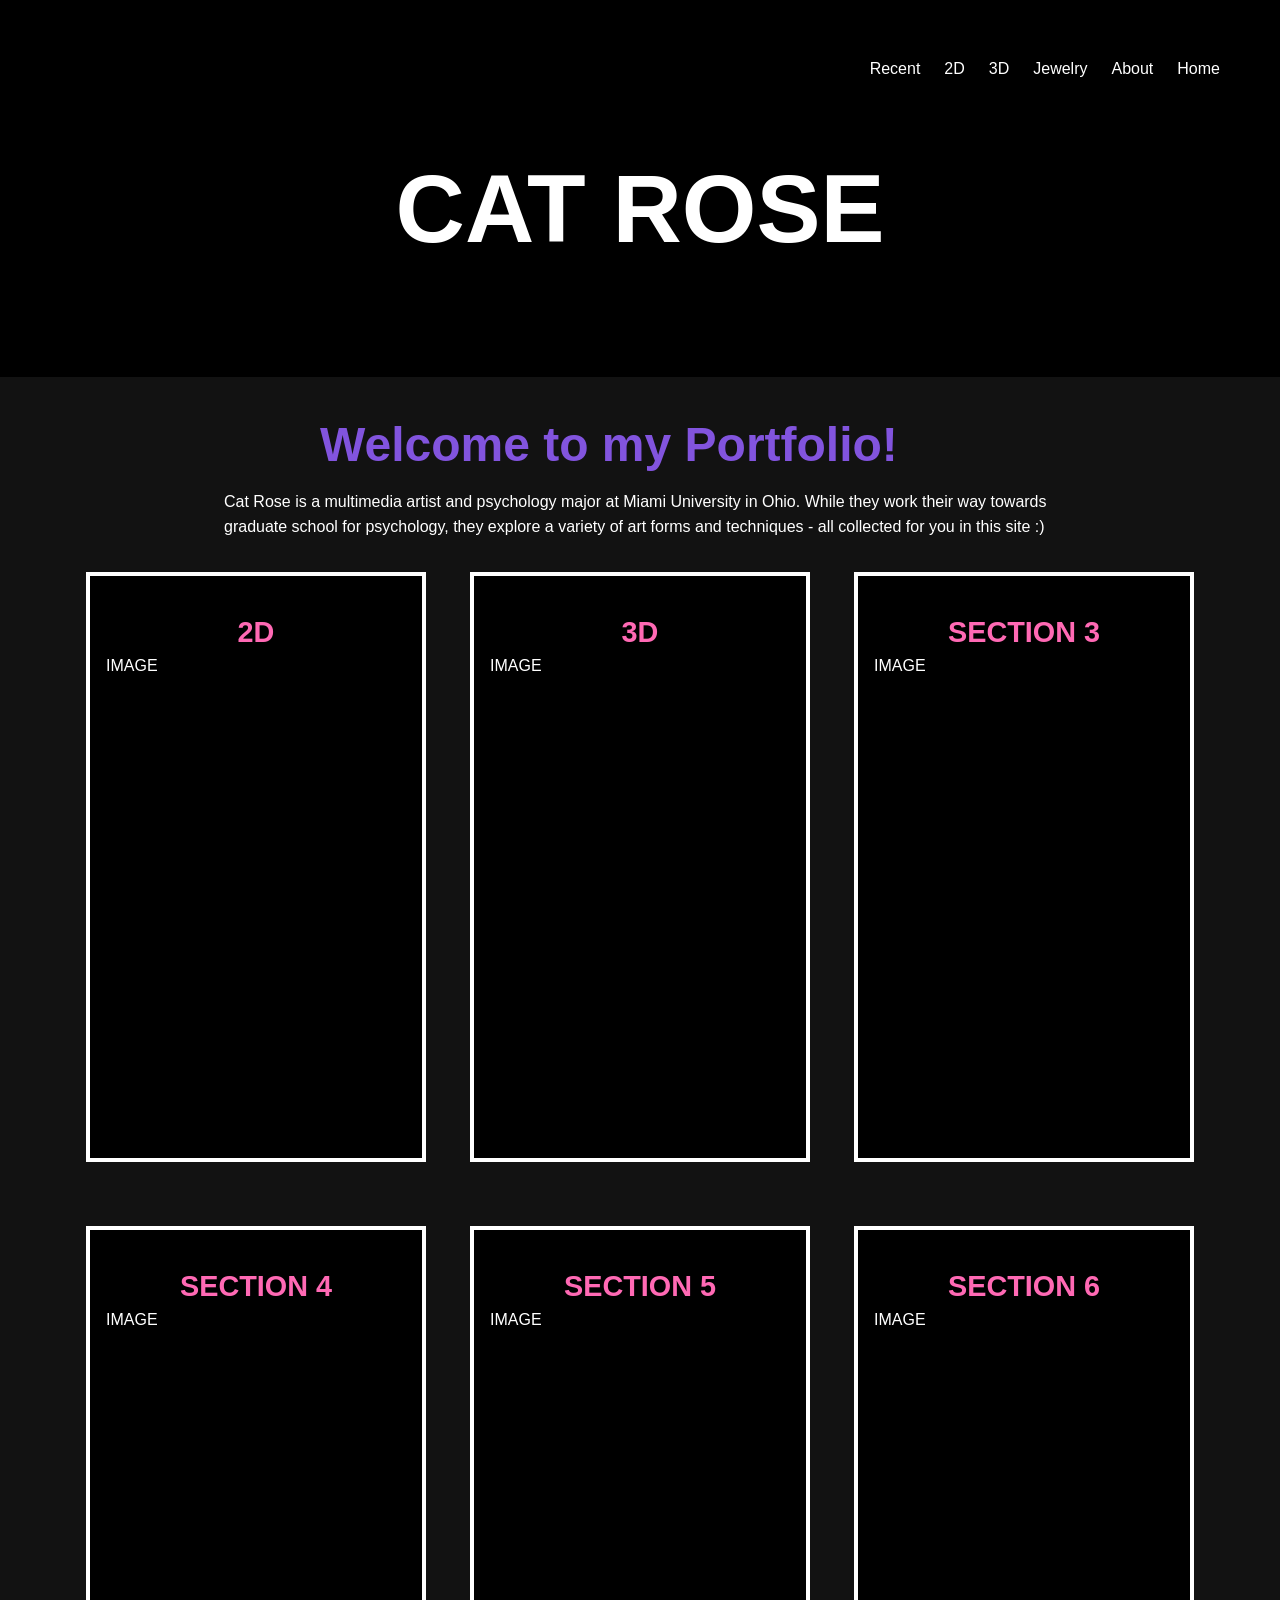
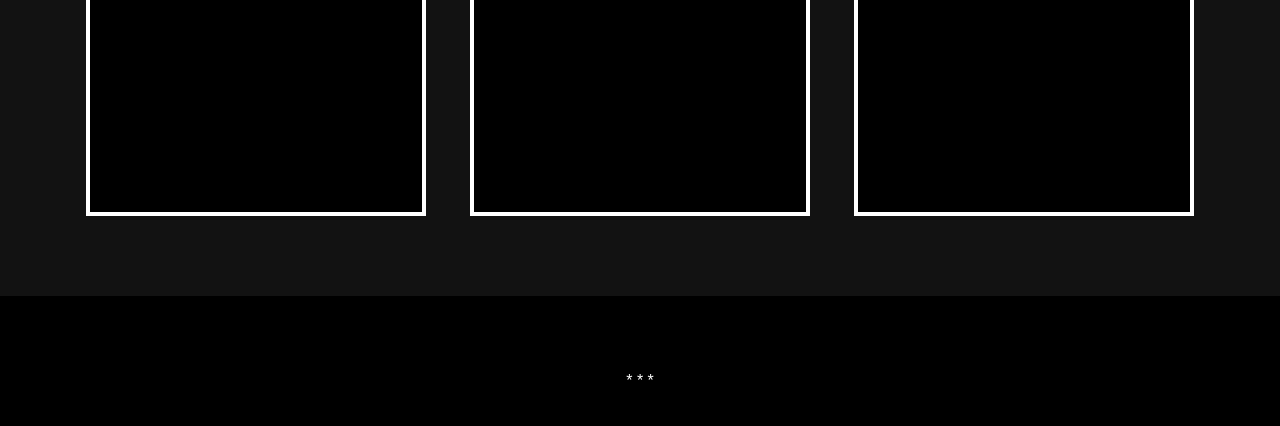
<file: index.html>
<!DOCTYPE html>
<html lang="en">
<head>
  
 <link rel="stylesheet" href="styles.css">

   <meta charset="UTF-8"> <meta name="viewport" content="width=device-width, initial-scale=1.0">
  
  
   <title>CAT ROSE - Home </title>
  </head>
  <body>
   <!-- Header of the website -->
   <header>

 <div class="navbar">
           <a href="index.html">Home</a>
           <a href="about.html">About</a>
           <a href="jewelry.html">Jewelry</a>
            <a href="jquery.html">3D</a>
           <a href="twodimensional.html">2D</a>
           <a href="materialize">Recent</a>
       </div>



       <h1>CAT ROSE</h1>
   </header>

          <h2 class= "h2alt" ><big><strong> Welcome to my Portfolio! </big></strong></h2>
    
               <p class= "p-alt">Cat Rose is a multimedia artist and psychology major at Miami University in Ohio. While they work their way towards graduate school for psychology, they explore a variety of art forms and techniques - all collected for you in this site :) </p>

     <div class="container">
      <div class="main-content">
    
         
           <section>
             
            <h2><big><strong> 2D </big></strong></h2>
               <p>IMAGE</p>
            
           </section>

          <section>
             
            <h2><big><strong> 3D </big></strong></h2>
               <p>IMAGE</p>
            
           </section>

        <section>
             
        <h2><big><strong> SECTION 3 </big></strong></h2>
               <p>IMAGE</p>
            
           </section>
        
         <section>
             
        <h2><big><strong> SECTION 4 </big></strong></h2>
               <p>IMAGE</p>
            
           </section>
        
         <section>
             
        <h2><big><strong> SECTION 5 </big></strong></h2>
               <p>IMAGE</p>
            
           </section>
        
         <section>
             
        <h2><big><strong> SECTION 6 </big></strong></h2>
               <p>IMAGE</p>
            
           </section>
        
        </div class="container">
    </div class="main-content">
         
       </div>
 </div>

 
       <br>

       <!-- Footer of the website -->
       <footer>
       <br>
       <br>
       <br>
       <br>
           <p> * * * </p>
       </footer>
  
</body>
</html>
</file>
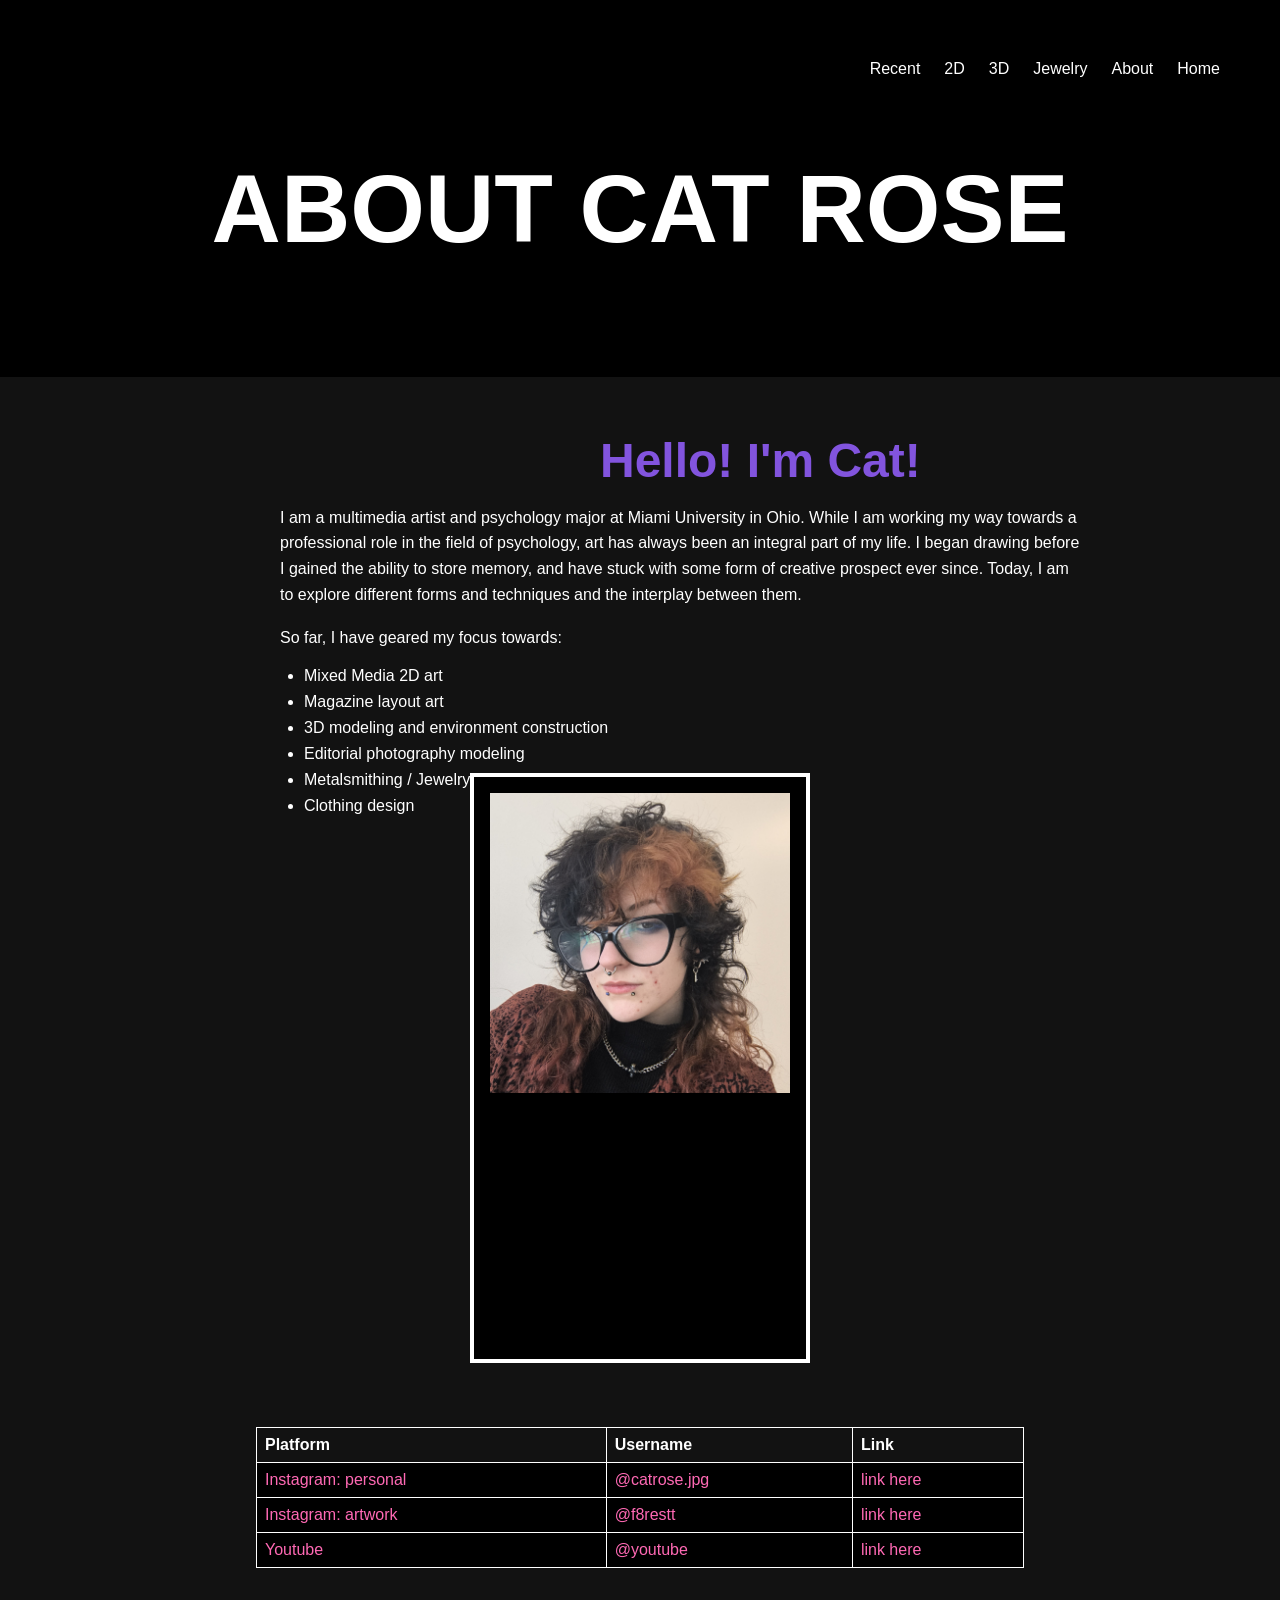
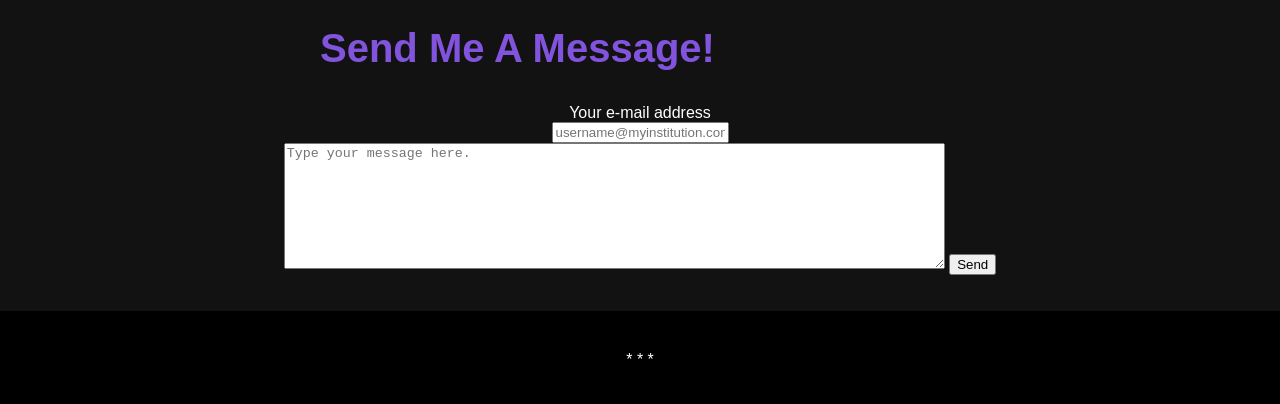
<file: about.html>
<!DOCTYPE html>
<html lang="en">
<head>
  
 <link rel="stylesheet" href="styles.css">

   <meta charset="UTF-8"> <meta name="viewport" content="width=device-width, initial-scale=1.0">
  
  
   <title>About</title>
  </head>
  <body>
   <!-- Header of the website -->
   <header>



 <div class="navbar">
           <a href="index.html">Home</a>
           <a href="about.html">About</a>
           <a href="jewelry.html">Jewelry</a>
            <a href="jquery.html">3D</a>
           <a href="twodimensional.html">2D</a>
            <a href="materialize">Recent</a>
       </div>




       <h1>ABOUT CAT ROSE</h1>
   </header>
    
         

<div class="container">

          <section class="section-alt">
            
          <h2 class= "h2alt" ><big><strong> Hello! I'm Cat! </big></strong> </h2>
    
               <p> I am a multimedia artist and psychology major at Miami University in Ohio.
                While I am working my way towards a professional role in the field of psychology,
                art has always been an integral part of my life. I began drawing before I gained the ability
             to store memory, and have stuck with some form of creative prospect ever since. Today, I am to explore
            different forms and techniques and the interplay between them. 
        </p>
<br>
        <p> So far, I have geared my focus towards:
            <ul>
  <li>Mixed Media 2D art</li>
  <li>Magazine layout art</li>
  <li>3D modeling and environment construction</li>
  <li>Editorial photography modeling</li>
  <li>Metalsmithing / Jewelry Design</li>
  <li>Clothing design</li>
</ul>
        
        </p>
        
</section>

<section>
               <img src="images\CatRoseHeadshot.jpg" alt="CatRoseHeadshot">

    </section>

</div>

                <table>
                   <tr>
                       <th>Platform</th>
                       <th>Username</th>
                       <th>Link</th>
                   </tr>

                   <tr>
                       <td>Instagram: personal</td>
                       <td>@catrose.jpg</td>
                       <td>link here</td>
                   </tr>

                   <tr>
                       <td>Instagram: artwork</td>
                       <td>@f8restt</td>
                       <td>link here</td>

                   </tr>

                   <tr>
                       <td>Youtube</td>
                       <td>@youtube</td>
                       <td>link here</td>

                   </tr>
                   
               </table>
        <br>
       
<!-- send me a message-->
 <h2 class= "h2alt"<strong> Send Me A Message!</strong></h2>
 <form>
        <div class="emailBox">
          <label for="emailAddress">Your e-mail address</label><br />
          <input
            id="emailAddress"
            type="email"
           
            placeholder="username@myinstitution.com"
                   />
            </div>
            <div class="messageBox">
                <textarea
                  id="message"
                  cols="80"
                  rows="8"
                  required
                  placeholder="Type your message here."></textarea>
                  
            <button onclick="myFunction()">Send</button>
              </div>
           
            </form>      

<br>
<br>
 


            <p id="demo"></p>
           
            <script>
            function myFunction() {
              var txt;
              if (confirm("Thank you for your submission.")) {
                txt = "We will provide a response to you soon!";
              } else {
                txt = "You pressed Cancel, email our customer service instead!";
              }
              document.getElementById("demo").innerHTML = txt;
            }
            </script>



       <!-- Footer of the website -->
       <footer>
        <br>
       <br>
           <p> * * * </p>
       </footer>
  
</body>
</html>
</file>
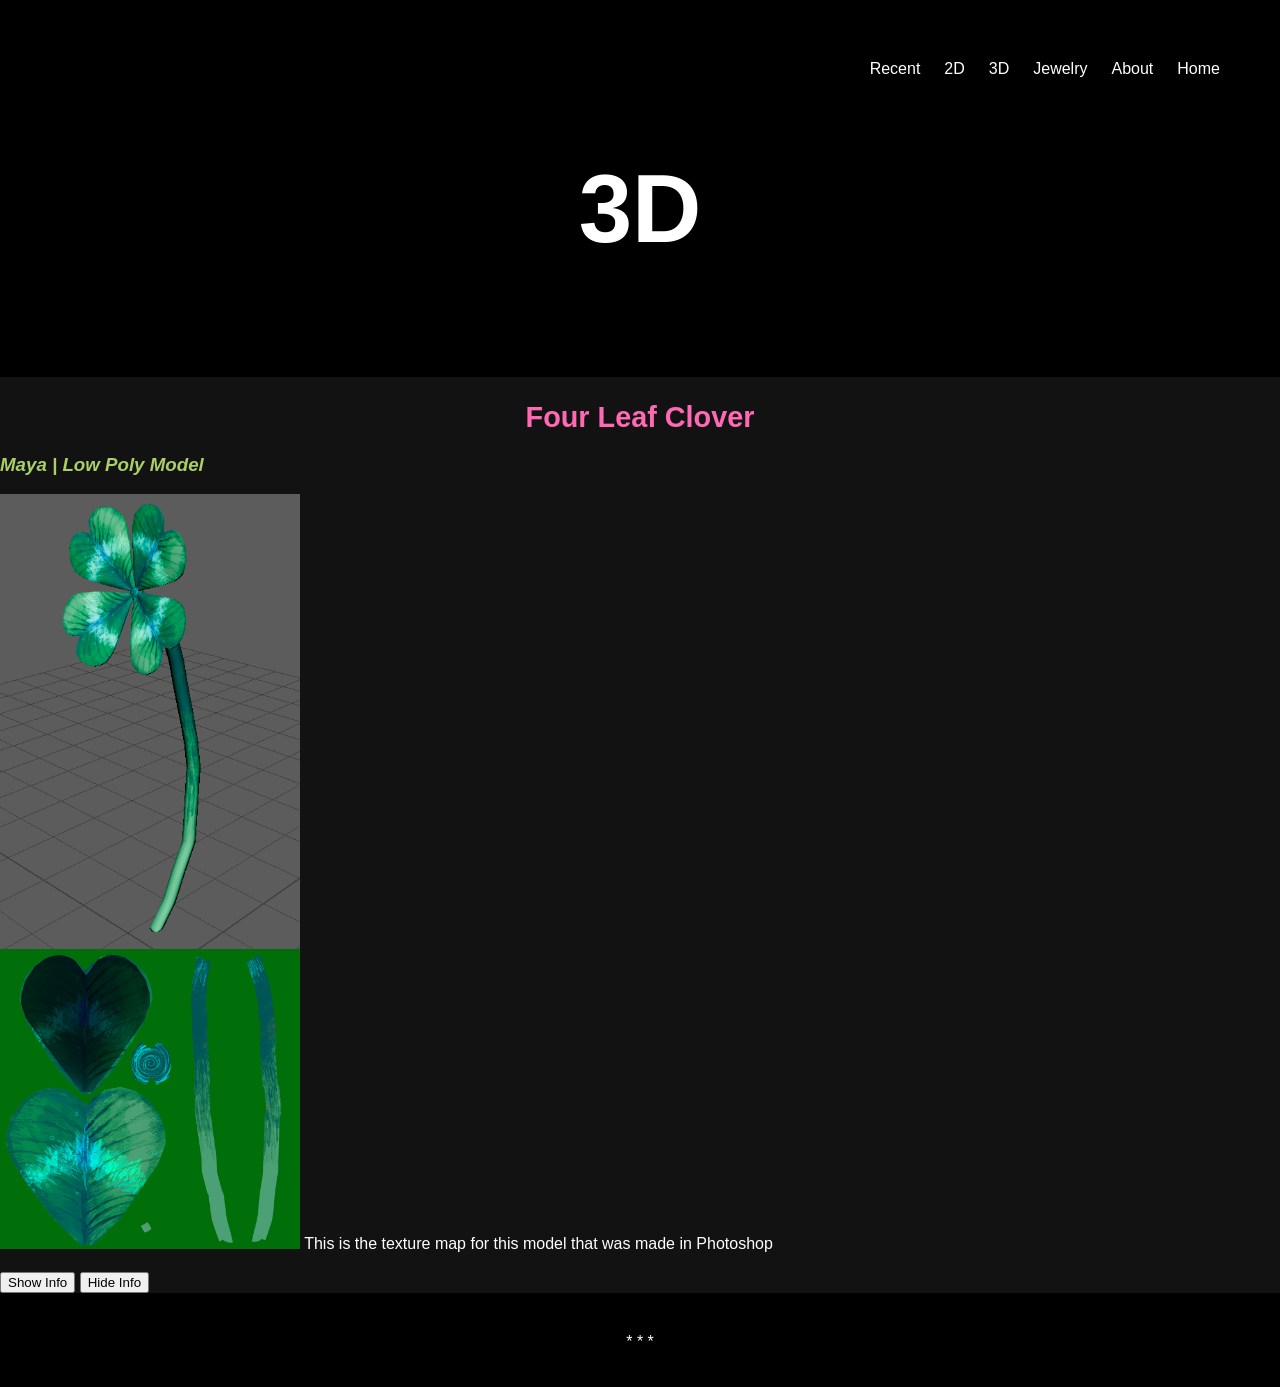
<file: jquery.html>
<!DOCTYPE html>
<html lang="en">
<head>
<script src="https://ajax.googleapis.com/ajax/libs/jquery/3.7.1/jquery.min.js"></script>
 <link rel="stylesheet" href="styles.css">
<meta charset="UTF-8"> <meta name="viewport" content="width=device-width, initial-scale=1.0">
<title>3D</title>


<!-- show more info buttons-->
<script>
$(document).ready(function(){
  $(".btn1").click(function(){
    $("p").hide();
  });
  $(".btn2").click(function(){
    $("p").show();
  });
});
</script>

<!-- alert message-->
<script>
$(document).ready(function(){
  $("#p1").mouseleave(function(){
    alert("Hey! Where are you going?");
  });
});
</script>

<!-- enlarge-->
<script>
$(document).ready(function(){
  $("#p2").hover(function(){
    $("#p2").animate({width: '500px'});
  },
  function(){
    $("#p2").animate({width: '300px'});
  }); 
});
</script>


</head>



  <body id="p1">
   <!-- Header of the website -->
   <header>




 <div class="navbar">
           <a href="index.html">Home</a>
           <a href="about.html">About</a>
           <a href="jewelry.html">Jewelry</a>
            <a href="jquery.html">3D</a>
           <a href="twodimensional.html">2D</a>
            <a href="materialize">Recent</a>
       </div>



       <h1>3D</h1>
   </header>
    
<body>

    
        <h2><big><strong> Four Leaf Clover </big></strong></h2>
              <h3> <i> Maya | Low Poly Model </i> </h3>
               <img src="images\progress1.png" alt=" Four Leaf Clover" id="p2" class="imgPos">
           
<p>
     <img src="images\fourleaftexture.png" alt=" Four Leaf Clover" id="p2" class="imgPos">
    This is the texture map for this model that was made in Photoshop</p>

<button class="btn2">Show Info</button>
<button class="btn1">Hide Info</button>











<br>


       <!-- Footer of the website -->
       <footer>
        <br>
       <br>
           <p> * * * </p>
       </footer>
  
</body>
</html>
</file>
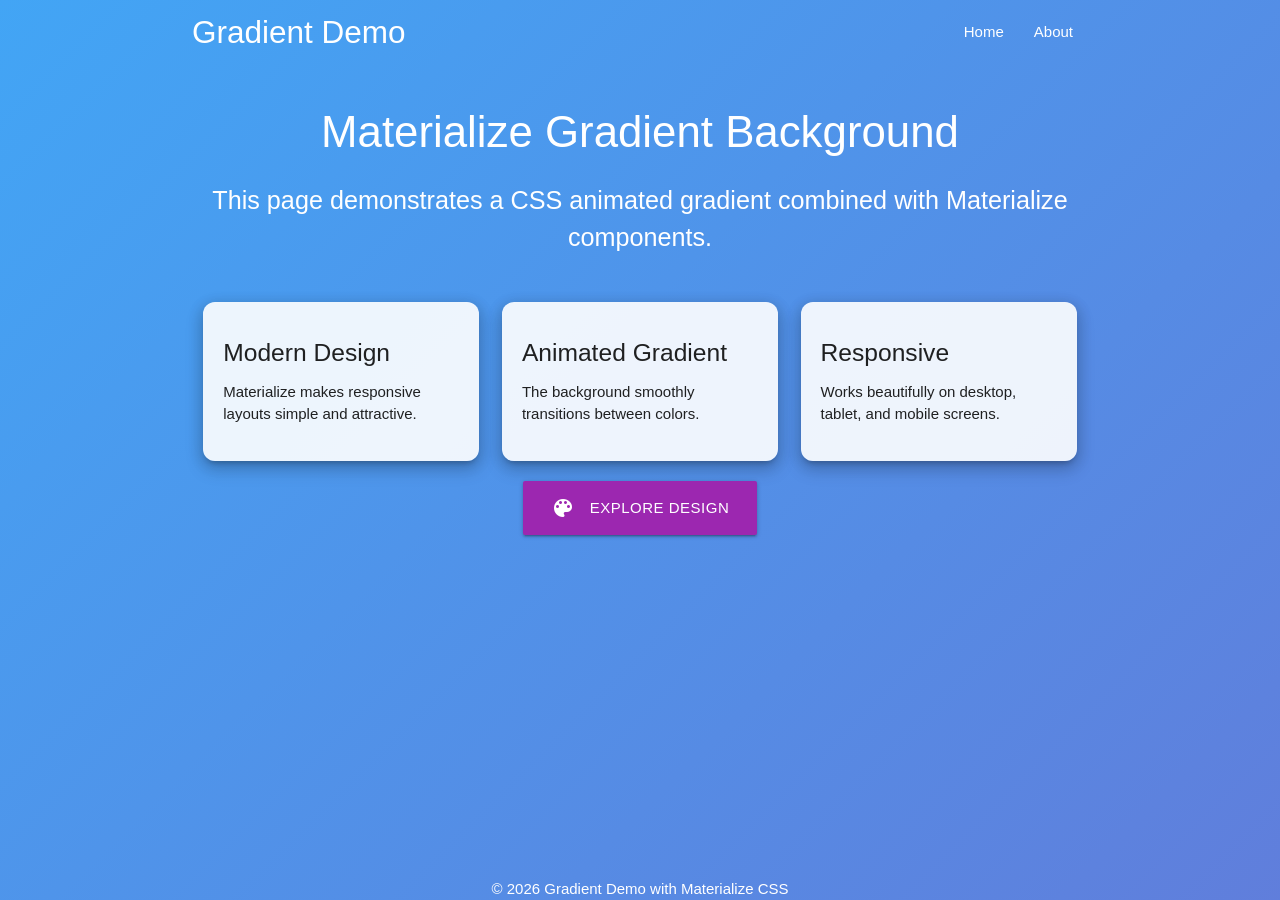
<file: test.html>
<!DOCTYPE html>
<html lang="en">
<head>
  <meta charset="UTF-8">
  <meta name="viewport" content="width=device-width, initial-scale=1.0">
  <title>Materialize Gradient Background</title>

  <!-- Materialize CSS -->
  <link rel="stylesheet"
    href="https://cdnjs.cloudflare.com/ajax/libs/materialize/1.0.0/css/materialize.min.css">

  <!-- Google Icons -->
  <link href="https://fonts.googleapis.com/icon?family=Material+Icons" rel="stylesheet">

  <style>
    /* Gradient Background */
    body {
      min-height: 100vh;
      display: flex;
      flex-direction: column;

      background: linear-gradient(
        135deg,
        #42a5f5,
        #7e57c2,
        #ec407a
      );

      background-size: 400% 400%;
      animation: gradientMove 12s ease infinite;
    }

    /* Animated gradient */
    @keyframes gradientMove {
      0% { background-position: 0% 50%; }
      50% { background-position: 100% 50%; }
      100% { background-position: 0% 50%; }
    }

    main {
      flex: 1 0 auto;
    }

    /* Glass-style card */
    .glass-card {
      background: rgba(255, 255, 255, 0.9);
      border-radius: 12px;
      padding: 20px;
    }
  </style>
</head>

<body>

  <!-- Navbar -->
  <nav class="transparent z-depth-0">
    <div class="nav-wrapper container">
      <a href="#" class="brand-logo">Gradient Demo</a>
      <ul class="right hide-on-med-and-down">
        <li><a href="#">Home</a></li>
        <li><a href="#">About</a></li>
      </ul>
    </div>
  </nav>

  <main>
    <div class="container section">

      <div class="row center-align">
        <h3 class="white-text">Materialize Gradient Background</h3>
        <p class="flow-text white-text">
          This page demonstrates a CSS animated gradient combined with Materialize components.
        </p>
      </div>

      <!-- Cards -->
      <div class="row">

        <div class="col s12 m4">
          <div class="glass-card z-depth-3">
            <h5>Modern Design</h5>
            <p>Materialize makes responsive layouts simple and attractive.</p>
          </div>
        </div>

        <div class="col s12 m4">
          <div class="glass-card z-depth-3">
            <h5>Animated Gradient</h5>
            <p>The background smoothly transitions between colors.</p>
          </div>
        </div>

        <div class="col s12 m4">
          <div class="glass-card z-depth-3">
            <h5>Responsive</h5>
            <p>Works beautifully on desktop, tablet, and mobile screens.</p>
          </div>
        </div>

      </div>

      <!-- Button -->
      <div class="center-align">
        <a class="btn-large waves-effect waves-light purple">
          <i class="material-icons left">palette</i>
          Explore Design
        </a>
      </div>

    </div>
  </main>

  <!-- Footer -->
  <footer class="page-footer transparent">
    <div class="container center-align white-text">
      © 2026 Gradient Demo with Materialize CSS
    </div>
  </footer>

  <!-- Materialize JS -->
  <script src="https://cdnjs.cloudflare.com/ajax/libs/materialize/1.0.0/js/materialize.min.js"></script>

</body>
</html>
</file>
<file: styles.css>
/* General styles */







/* Navigation Bar Container */
.navbar {
   overflow: hidden;
   font-size: medium;
}


/* Navigation Links */
.navbar a {
   float: right;
   display: block;
   color: white;
   text-align: center;
   padding: 12px 12px;
   text-decoration: none;
}


/* Change color on hover */
.navbar a:hover {
   color: #7cc819;
}






body {
   font-family: Arial, sans-serif;
   margin: 0;
   padding: 0;
   background-color: #121212; /* dark grey */
   color: black;
   align-content: center;
}


/* Title */
title {
   color: #7cc819;
}


/* Header */
header {
   background-color: black;
   color: white;
   text-align: center;
   padding: 1em;
   font-size: 3em;
}


/* Sub-Headers (H2) */
h2 {
   color: #ff69b4; /* Pink */
   margin-top: 1em;
   text-align: center;
}

.h2alt {
   color: #8254de; /* purple */
   margin-top: 1em;
   margin-left: 8em;
   text-align: left;
   font-size: 40px;
}

.h2altSmaller {
   color: #8254de; /* purple */
   margin-left: 20em;
   margin-top: -1em;
   text-align: left;
   font-size: 20px;
}

h3 {
   color: #a9cf68; /* green */
   margin-top: 1em;
   text-align: left;
}

h6 {
   line-height: 1.6;
   margin-bottom: 0em;
   margin-top: -2em;
   color: white;
}

/* Paragraphs */
p {
   line-height: 1.6;
   margin-bottom: 1em;
   margin-top: -1em;
   color: white;
}

.p-alt {
   line-height: 1.6;
   margin-bottom: 1em;
   margin-top: -1em;
   color: white;
   margin-left: 14em;
   margin-right: 14em;
}

/* Bold, Italic, Underline */
strong {
   font-weight: bold;
}


em {
   font-style: italic;
}


u {
   text-decoration: underline;
}


/* List - bullet */
ul {
   list-style-type: disc;
   padding-left: 1.5em;
}


li {
   margin-bottom: 0.5em;
}


/* List - number */
ol {
   list-style-type: decimal;
   padding-left: 1.5em;
}


li {
   margin-bottom: 0.5em;
}


/* Footer */
footer {
   background-color: black;
   color: white;
   text-align: center;
   padding: 1em 0;
   width: 100%;
}


/* Table */
table {
   width: 60%;
   border-collapse: collapse;
   margin: auto;
   align-items: center;
   padding: 1em;
}


th, td {
   border: 1px solid white;
   padding: 8px;
   text-align: left;
   color:  #ff69b4; /* Pink */
}


th {
   background-color: #121212; /* dark grey */
   color: white;
}


td {
   background-color: black;
}


/* Flexbox layout */
.container {
   display: inline-flex;
   flex-wrap: wrap;
   align-items: center;
   justify-content: space-around;
   min-height: 100vh;
}


.main-content {
   display: inline-flex;
   flex-wrap: wrap;
   justify-content: space-around;
   width: 90%;
   margin: 1em;
}



.emailBox {
  background-color: #121212; /* dark grey */
   color: white;
   text-align: center;
   width: 100%;
}


.messageBox {
  background-color: #121212; /* dark grey */
   color: white;
   text-align: center;
   width: 100%;
}


/* Sections */
section {
   flex-wrap: wrap-reverse;
   background-color: black;
   color: white;
   border: solid;
   border-color: white;
   border-width: 4px;
   margin-right: 1em;
   margin-left: 1em;
   padding: 1em;
   margin-bottom: 4em;
   justify-content: center;
   width: 300px;
   height: 550px;
}

.section-alt {
   flex-wrap: wrap-reverse;
   background-color: #121212; /* dark grey */
   color: white;
   border: 0px !important;
   margin-right: 1em;
   margin-left: 6em;
   padding: 1em;
   margin-bottom: 4em;
   justify-content: center;
   width: 800px;
   height: 300px;
}



aside {
   flex: 1;
   background-color: black;
   padding: 1em;
   margin-left: 1em;
   color: white;
   border: double;
   border-color: white;
   border-width: 8px;
}



img {
 width: 300px;
 height: auto;
}


.imgPos {
 width: 300px;
 height: auto;
 position: relative;
}
</file>
